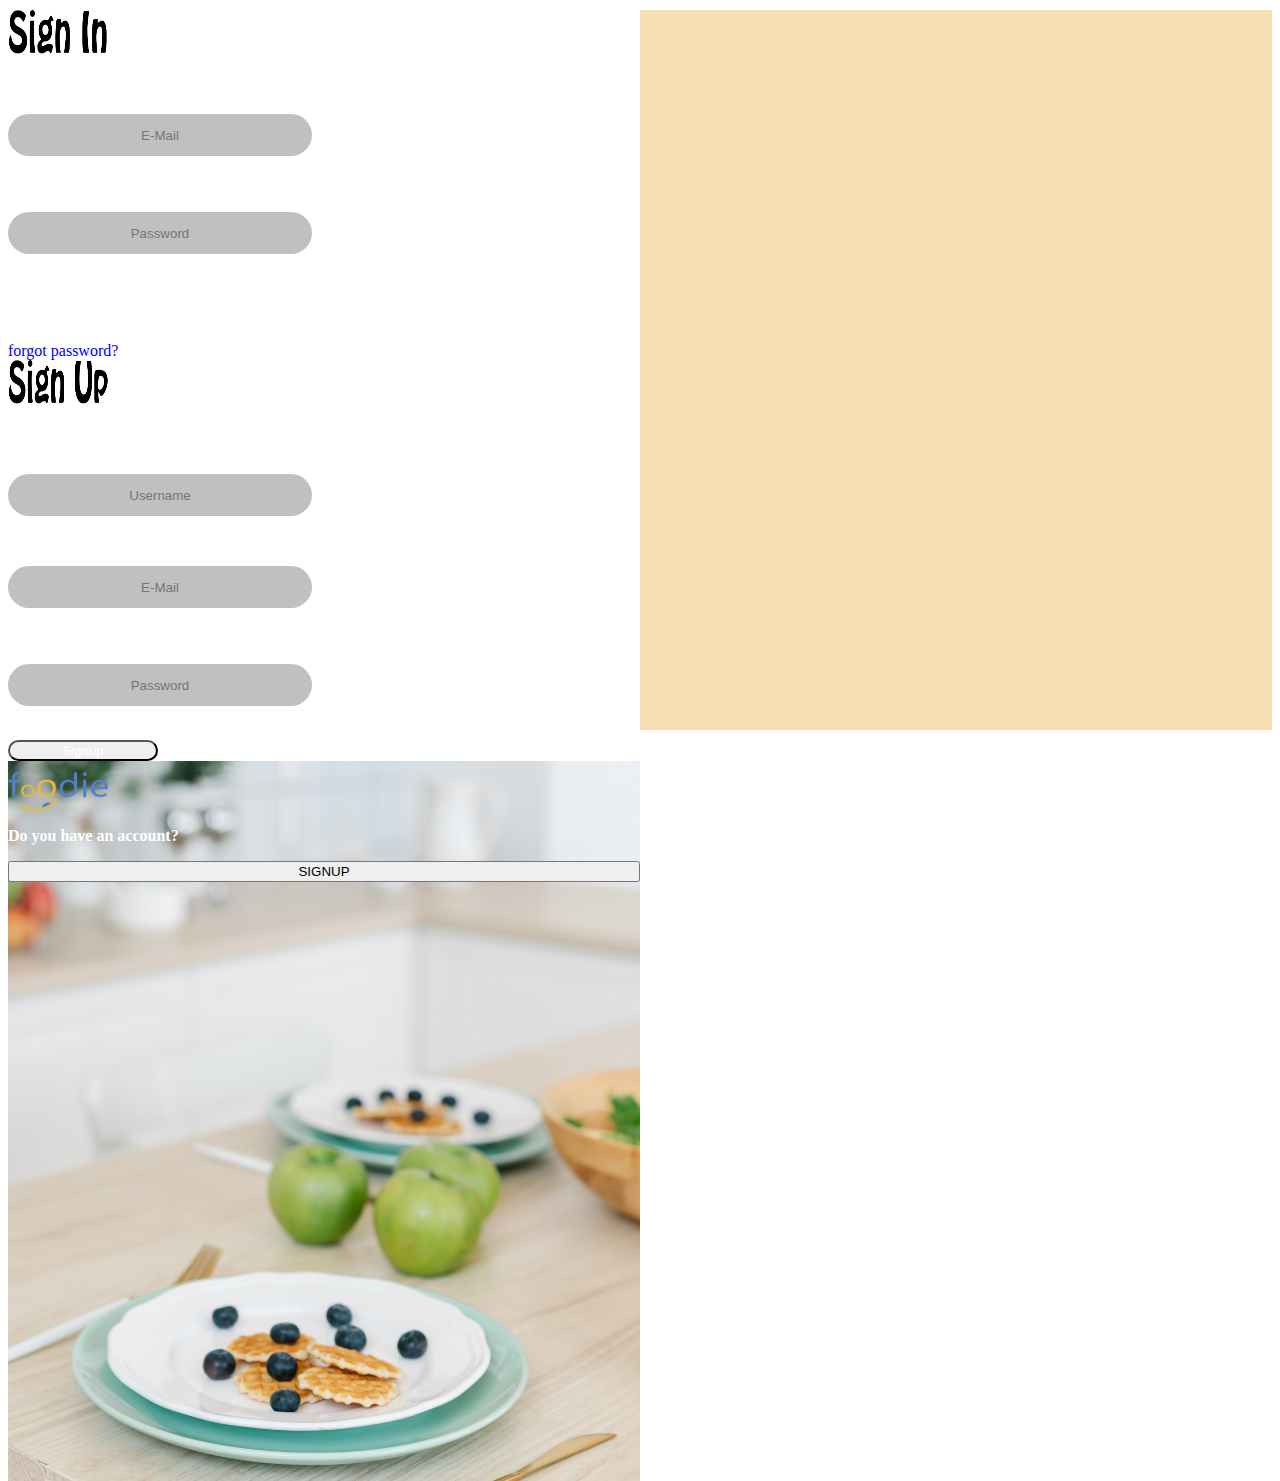
<file: index.html>
<!DOCTYPE html>
<html lang="en">
<head>
    <meta charset="UTF-8">
    <meta http-equiv="X-UA-Compatible" content="IE=edge">
    <meta name="viewport" content="width=device-width, initial-scale=1.0">
    <title>Document</title>

    <link rel="stylesheet" href="css1\index.css">
   
    <link href="https://cdn.jsdelivr.net/npm/bootstrap@5.1.3/dist/css/bootstrap.min.css" rel="stylesheet" integrity="sha384-1BmE4kWBq78iYhFldvKuhfTAU6auU8tT94WrHftjDbrCEXSU1oBoqyl2QvZ6jIW3" crossorigin="anonymous">
    <script src="https://cdn.jsdelivr.net/npm/bootstrap@5.1.3/dist/js/bootstrap.bundle.min.js" integrity="sha384-ka7Sk0Gln4gmtz2MlQnikT1wXgYsOg+OMhuP+IlRH9sENBO0LRn5q+8nbTov4+1p" crossorigin="anonymous"></script>
    <script src="https://cdn.jsdelivr.net/npm/@popperjs/core@2.10.2/dist/umd/popper.min.js" integrity="sha384-7+zCNj/IqJ95wo16oMtfsKbZ9ccEh31eOz1HGyDuCQ6wgnyJNSYdrPa03rtR1zdB" crossorigin="anonymous"></script>
<script src="https://cdn.jsdelivr.net/npm/bootstrap@5.1.3/dist/js/bootstrap.min.js" integrity="sha384-QJHtvGhmr9XOIpI6YVutG+2QOK9T+ZnN4kzFN1RtK3zEFEIsxhlmWl5/YESvpZ13" crossorigin="anonymous"></script>

</head>
<body>
    <div class="container-fluid d-flex justify-content-center align-items-center position-absolute" style="background:wheat  ;width: 100%;height: 100%;">
 
    <div class="container bg-primary mcontainer d-flex p-0 position-relative shadow rounded">
        
        <div class="a d-flex justify-content-center align-items-center" style="background-color: white; width: 50%;  ">
         
            <form  style="margin-top: 10px;  width:80%; height:80%;" class="text-center"  >
               <img src="src1/Sign In.png" height="50px" width="100px " class="mt-2 m-auto">
               <br>
               <input type="email" placeholder="E-Mail"  style="background-color: silver; margin-top: 50px; border:0; height:40px;width: 300px;border-radius:50px; text-align:center; "  />
               <p class="position-absolute"  style="color:red; left:150px;">
               </p>
               
               <input type="password" placeholder="Password"   style="background-color: silver;margin-top:40px;  border:0; height:40px;width: 300px;border-radius:50px;text-align:center; " />
               <p class="position-absolute" style="color:red; left:150px;">
               
              </p>
               <br>
            
               <a class="btn mt-5 bg-primary"  href="home.html" style="width:150px; border-radius:50px;color: white;">Login</a>
               <br>
               <br>
               <br>
               <a href="#" style="text-decoration: none;">forgot password?</a>
             </form>
        
        </div>
        <div  class="b text-center" style="background-color: rgb(255, 255, 255) ; width: 50%;">
          
        <img src="src1/Sign Up.png" height="50px" width="100px " class="mt-5">
       
         
        <div id="f" style=" transition: 1s;  margin-top: 10px;  width:80%; height:80%; position: relative;" class="m-auto">
            <form class="text-center position-absolute" id="f1" style="transition: 1s;">
              <input type="text" placeholder="Username" class="inp" style="background-color: silver; margin-top: 50px; border:0; height:40px;width: 300px;border-radius:50px; text-align:center; "  name="user"/>
              <input type="email" placeholder="E-Mail" class="inp" style="background-color: silver; margin-top: 50px; border:0; height:40px;width: 300px;border-radius:50px; text-align:center; "  name="signemail"/>
              <p class="error position-absolute"  style="color:red; left:100px;"></p>
              <input type="password" placeholder="Password" class="inp"  style="background-color: silver;margin-top:40px;  border:0; height:40px;width: 300px;border-radius:50px;text-align:center; " name="signpassword"/>
              <p class="error position-absolute"  style="color:red; left:100px;"></p>
              <br>
              <button class="btn mt-5 bg-primary"  style="width:150px; border-radius:50px; color:white;">Signup</button>
            </form>
            
          </div>
      
        </div>
        <div id="swicher" class="position-absolute d-flex justify-content-center align-items-center " style="width: 50%;height: 100%; left: 50%; transition: 1s;"  >
        <div id="swicher1" class="position-absolute  justify-content-center align-items-center " style="transition: 1s; display:flex;background: url(src1/signup.jpg);flex-direction: column; top: 0;width: 100%; height: 100%;background-position: center;background-size: cover;opacity: 1;">
            <img src="src1/Group 2.png"   style="height: 50px; width: 100px;position: relative; ;">
            <p class='error1'>Do you have an account?</p>
        <button class="btn btn-outline-light" onclick="change1()">SIGNUP</button></div>
        <div  id="swicher2" class="position-absolute  justify-content-center align-items-center " style=" transition: 1s;display:none; background: url(src1/login.jpg);flex-direction: column; top: 0;width: 100%; height: 100%;background-position: center;background-size: cover; ">
            <img src="src1/Group 2.png"   style="height: 50px; width: 100px;position: relative; ;">
            <p  class='error1'>Already have an account?</p>
        <button class="btn btn-outline-light" onclick="change2()">LOGIN</button></div>
    </div>

</div>
</div>
<script>
    function change1(){
        document.getElementById('swicher').style.left="0px";
        document.getElementById('swicher1').style.display="none";
        document.getElementById('swicher2').style.display="flex";
       
    }
    function change2(){
        document.getElementById('swicher').style.left="50%";
        document.getElementById('swicher1').style.display="flex";
        document.getElementById('swicher2').style.display="none";
        
     
    }
    function change3(){
      document.getElementById('col1').style.left="0";
        document.getElementById('f').style.left="0";
      

    }
    function change4(){
      document.getElementById('col1').style.left="50%";
        document.getElementById('f').style.left="-500px";
        

    }
</script>

   
    
</body>
</html>
</file>
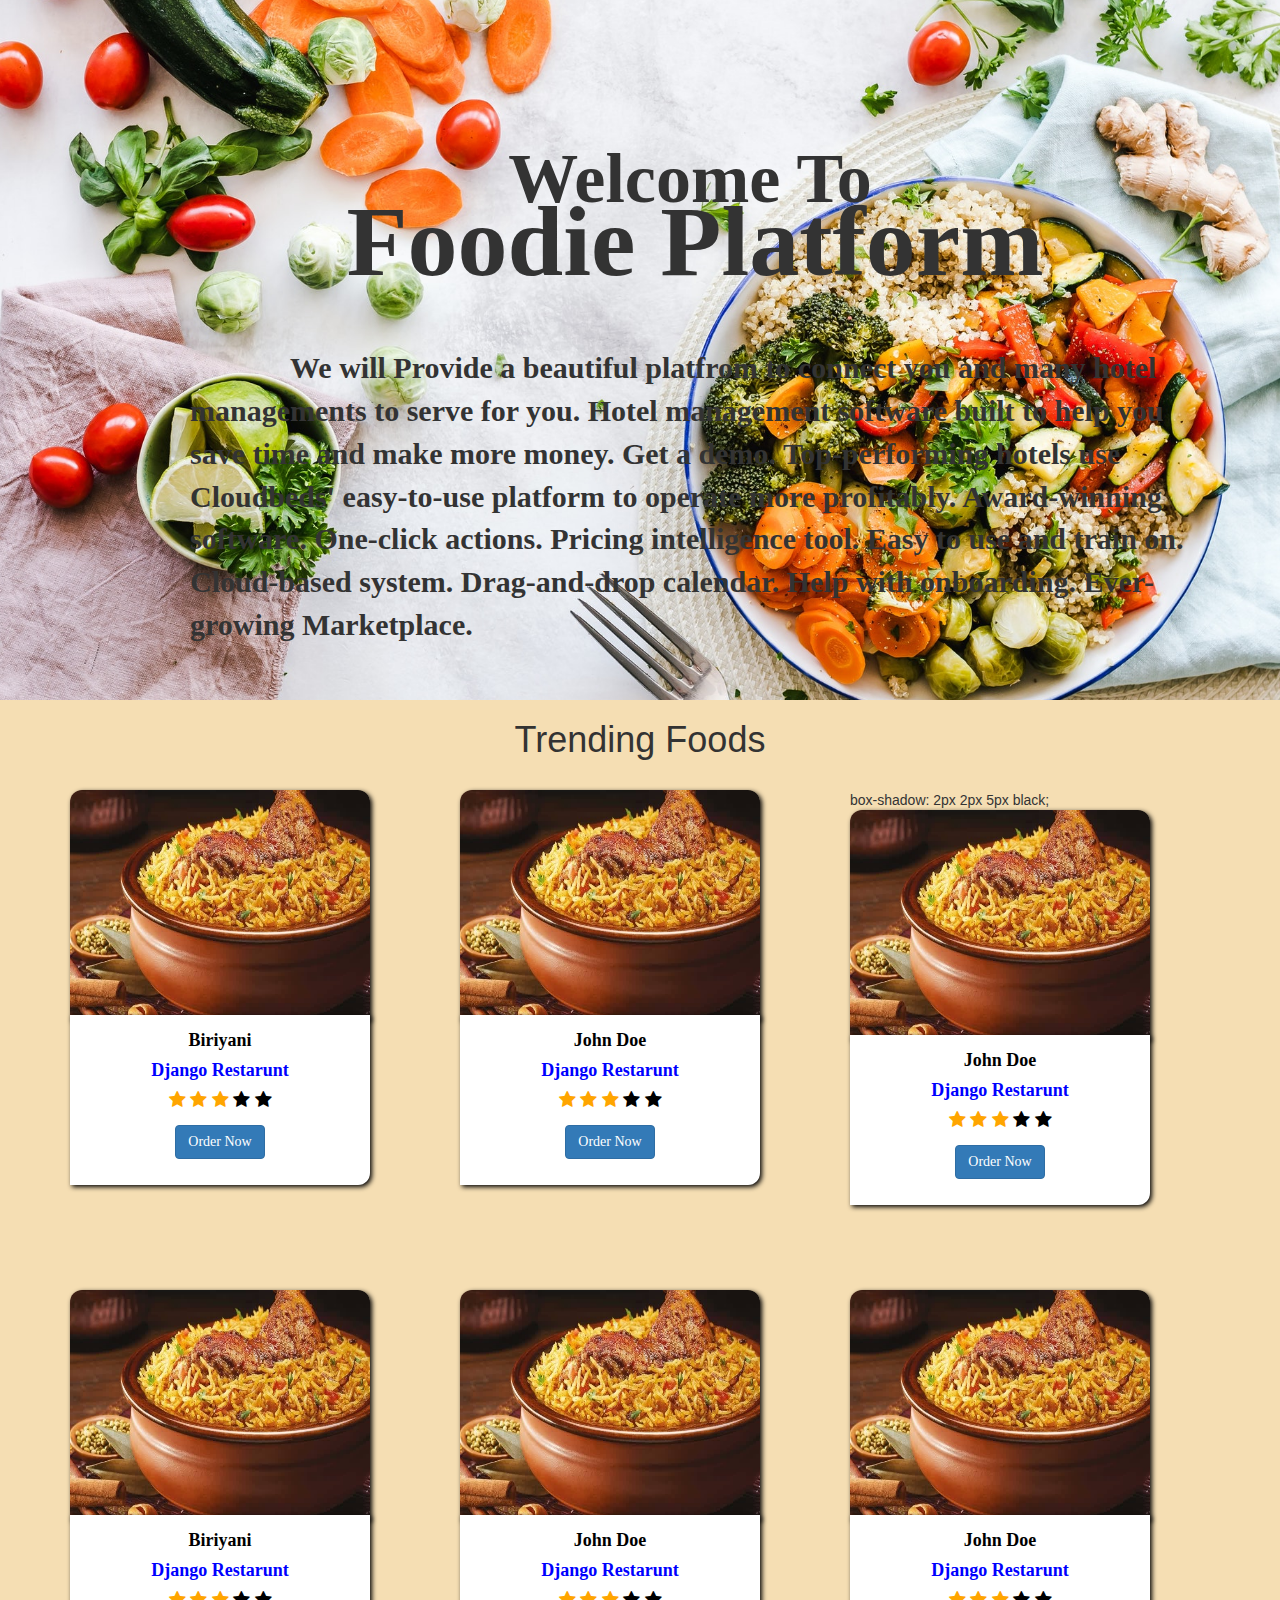
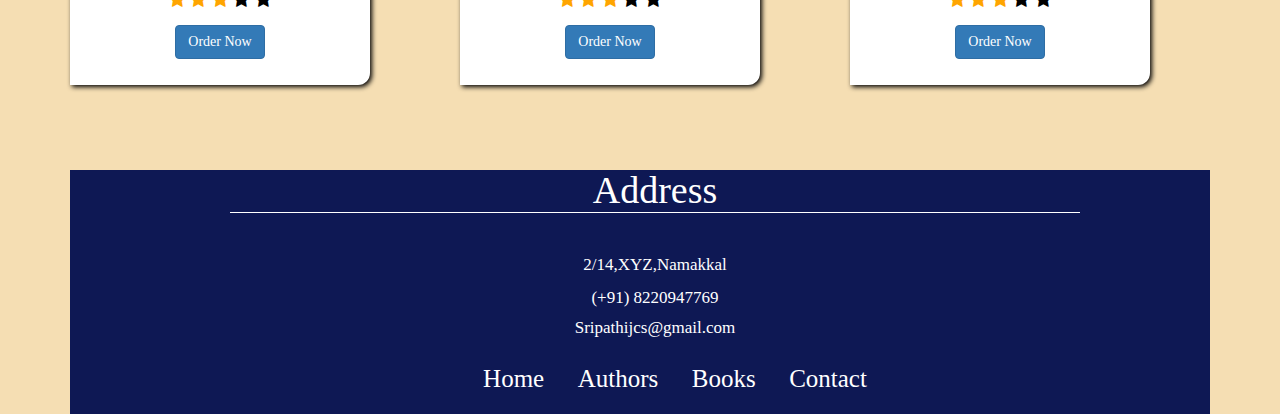
<file: Foodie/index.html>
<!DOCTYPE html>
<html lang="en">
<head>
    <meta charset="UTF-8">
    <meta name="viewport" content="width=device-width, initial-scale=1.0">
    <link rel="stylesheet" href="home_style.css">
    <link rel="stylesheet" href="bootstrap.min.css">
    <script src="jquery.min.js"></script>
    <script src="bootstrap.min.js"></script>
    <script src="https://code.jquery.com/jquery-3.5.1.min.js"></script>
    <link rel="stylesheet" href="https://cdnjs.cloudflare.com/ajax/libs/font-awesome/4.7.0/css/font-awesome.min.css">
    <link href="https://cdnjs.cloudflare.com/ajax/libs/animate.css/3.7.2/animate.min.css" rel="stylesheet">
    <title>Home</title>
    <style>
      .footer {
     background-color:  #0e1854;
     text-align: center;
     font-family: poppins;
}
.footer .headinga h3 {
     
     font-size: 38px;
    display: block;
    color: #fff;
    max-width: 850px;
    padding-bottom: 1px;
    border-bottom: #fff solid 1px;
    text-align: center;
    margin: 0 auto;
     margin-bottom: 0px;
    margin-bottom: 30px;

}
.footer .headinga span {
     
     font-size: 17px;
     display: block;
     color: #fff;
     padding-top: 10px;
     padding-bottom: 5px;
}
.footer .headinga p {
     
     font-size: 17px;
     display: block;
     color: #fff;
     line-height: 30px;
}

ul.link li {
     display: inline-block;
     padding: 8px 15px;

     
     
}
ul.link li a {
     color: #fff;
     font-size: 17px;
     font-size: 25px;

     
}
ul.link li a:hover {
     color:white;
     text-decoration: none;
}

#caro-caption{
	background-color: #f7f7f7cf;
	
	box-shadow: 0px 1px 1px 0px black; 
}


.buy2{
	text-decoration: none;
  color: #fff;
  text-transform: uppercase;
  font-size: 20px;
  font-family: sans-serif;
  padding:8px;
  border-radius: 8px;
  background-color: #0e1854;
  border:0;
  margin-top: 5px;
}
    </style>
</head>
<body style="background-color: wheat;">
    <div class="container">
      <div class="bg">
        </div>
        <div class="toptext">
            <h1 class=" animated zoomIn tt1">Welcome To</h1>
            <h1 class=" animated bounceInRight tt2">Foodie Platform</h1><br><br>
            <p class=" animated fadeInUp tt3">We will Provide a beautiful platfrom to connect you and many hotel managements to serve for you. Hotel management software built to help you save time and make more money. Get a demo. Top-performing hotels use Cloudbeds' easy-to-use platform to operate more profitably. Award-winning software. One-click actions. Pricing intelligence tool. Easy to use and train on. Cloud-based system. Drag-and-drop calendar. Help with onboarding. Ever-growing Marketplace.</p>
        </div>
    

     

        <!-- order section -->

        <div class="tf"><h1>Trending Foods</h1></div><br>
        <div class="row">
          <div class="col-md-4">
            <img src="food2.jpg" alt="Avatar" class="timage" style="width: 300px; height: 230px;  border-radius: 12px 12px 0px 0px; box-shadow: 2px 2px 5px black; ">
              <div class="tmiddle">
                <div class="ttext">Biriyani 
                  <div class="ttxt1">Django Restarunt</div>
                  <span class="fa fa-star checked"></span>
                  <span class="fa fa-star checked"></span>
                  <span class="fa fa-star checked"></span>
                  <span class="fa fa-star"></span>
                  <span class="fa fa-star"></span><br>
                  <button type="button" class="btn btn-primary btn1">Order Now</button>
                </div>            
              </div>
          </div>

          <div class="col-md-4">
            <img src="food2.jpg" alt="Avatar" class="timage" style="width: 300px; height: 230px;  border-radius: 12px 12px 0px 0px; box-shadow: 2px 2px 5px black;">
            <div class="tmiddle">
              <div class="ttext">John Doe
                  <div class="ttxt1">Django Restarunt</div>
                  <span class="fa fa-star checked"></span>
                  <span class="fa fa-star checked"></span>
                  <span class="fa fa-star checked"></span>
                  <span class="fa fa-star"></span>
                  <span class="fa fa-star"></span><br>
                  <button type="button" class="btn btn-primary btn1">Order Now</button>
              </div>          
            </div>
          </div>

          <div class="col-md-4">
  box-shadow: 2px 2px 5px black;
            <img src="food2.jpg" alt="Avatar" class="timage" style="width: 300px; height: 230px;  border-radius: 12px 12px 0px 0px; box-shadow: 2px 2px 5px black; ">
            <div class="tmiddle">
              <div class="ttext">John Doe
                  <div class="ttxt1">Django Restarunt</div>
                  <span class="fa fa-star checked"></span>
                  <span class="fa fa-star checked"></span>
                  <span class="fa fa-star checked"></span>
                  <span class="fa fa-star"></span>
                  <span class="fa fa-star"></span><br>
                  <button type="button" class="btn btn-primary btn1">Order Now</button>
              </div>          
            </div>
          </div>

        </div>

        <div class="row">
          <div class="col-md-4">
            <img src="food2.jpg" alt="Avatar" class="timage" style="width: 300px; height: 230px;  border-radius: 12px 12px 0px 0px; box-shadow: 2px 2px 5px black;">
              <div class="tmiddle">
                <div class="ttext">Biriyani 
                  <div class="ttxt1">Django Restarunt</div>
                  <span class="fa fa-star checked"></span>
                  <span class="fa fa-star checked"></span>
                  <span class="fa fa-star checked"></span>
                  <span class="fa fa-star"></span>
                  <span class="fa fa-star"></span><br>
                  <button type="button" class="btn btn-primary btn1">Order Now</button>
                </div>            
              </div>
          </div>

          <div class="col-md-4">
            <img src="food2.jpg" alt="Avatar" class="timage" style="width: 300px; height: 230px;  border-radius: 12px 12px 0px 0px; box-shadow: 2px 2px 5px black;">
            <div class="tmiddle">
              <div class="ttext">John Doe
                  <div class="ttxt1">Django Restarunt</div>
                  <span class="fa fa-star checked"></span>
                  <span class="fa fa-star checked"></span>
                  <span class="fa fa-star checked"></span>
                  <span class="fa fa-star"></span>
                  <span class="fa fa-star"></span><br>
                  <button type="button" class="btn btn-primary btn1">Order Now</button>
              </div>          
            </div>
          </div>

          <div class="col-md-4">
            <img src="food2.jpg" alt="Avatar" class="timage" style="width: 300px; height: 230px;  border-radius: 12px 12px 0px 0px; box-shadow: 2px 2px 5px black;">
            <div class="tmiddle">
              <div class="ttext">John Doe
                  <div class="ttxt1">Django Restarunt</div>
                  <span class="fa fa-star checked"></span>
                  <span class="fa fa-star checked"></span>
                  <span class="fa fa-star checked"></span>
                  <span class="fa fa-star"></span>
                  <span class="fa fa-star"></span><br>
                  <button type="button" class="btn btn-primary btn1">Order Now</button>
              </div>          
            </div>
          </div>

        </div>

  
  <footer>
          <div id="contact" class="footer">
              <div class="container">
                  <div class="row pdn-top-30">
                      <div class="col-md-12 ">
                          <div class="footer-box">
                              <div class="headinga">
                                  <h3>Address</h3>
                                  <span>2/14,XYZ,Namakkal</span>
                                  <p>(+91) 8220947769
                                      <br>Sripathijcs@gmail.com</p>
                              </div>
                              
                              <div class="menu-bottom">
                                  <ul class="link">
  
                                    <li><a href="#">Home</a></li>
                                    <li><a href="#about">Authors</a></li>
                                      <li><a href="#Gallery">Books</a></li>
                                      <li><a href="#Contact">Contact</a></li>
                                   
                                  </ul>
                              </div>
                          </div>
                      </div>
                  </div>
              </div>
              
      </footer>
    </div>
           
</body>
</html>


<script>
// Import the functions you need from the SDKs you need
import { initializeApp } from "firebase/app";
import { getAnalytics } from "firebase/analytics";
// TODO: Add SDKs for Firebase products that you want to use
// https://firebase.google.com/docs/web/setup#available-libraries

// Your web app's Firebase configuration
// For Firebase JS SDK v7.20.0 and later, measurementId is optional
const firebaseConfig = {
  apiKey: "AIzaSyCKAAzVZ4rJPZ40yMaUhLI2PznUOZG-kdM",
  authDomain: "foody-f3397.firebaseapp.com",
  projectId: "foody-f3397",
  storageBucket: "foody-f3397.appspot.com",
  messagingSenderId: "863212530186",
  appId: "1:863212530186:web:85f65f19b2127b86c38df3",
  measurementId: "G-PG6CNT0HWB"
};

// Initialize Firebase
const app = initializeApp(firebaseConfig);
const analytics = getAnalytics(app);
</script>
</file>
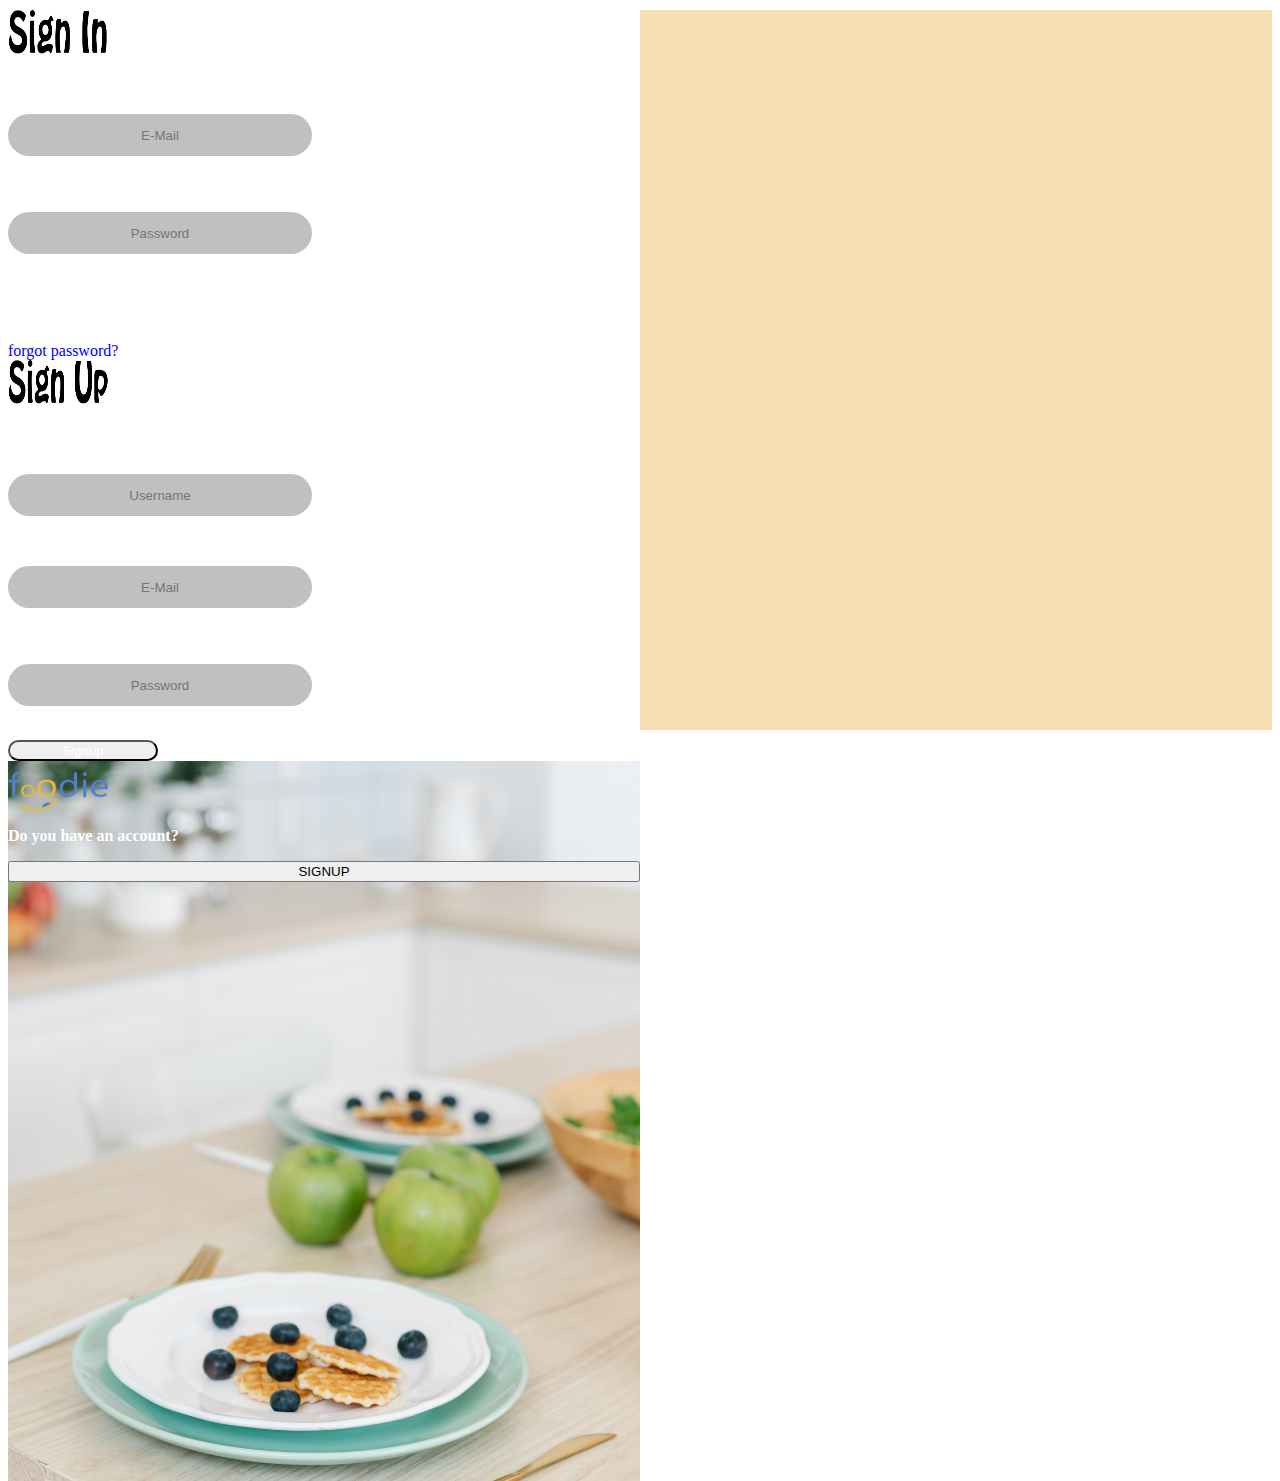
<file: Foodie/login.html>
<!DOCTYPE html>
<html lang="en">
<head>
    <meta charset="UTF-8">
    <meta http-equiv="X-UA-Compatible" content="IE=edge">
    <meta name="viewport" content="width=device-width, initial-scale=1.0">
    <title>Document</title>

    <link rel="stylesheet" href="css1\index.css">
   
    <link href="https://cdn.jsdelivr.net/npm/bootstrap@5.1.3/dist/css/bootstrap.min.css" rel="stylesheet" integrity="sha384-1BmE4kWBq78iYhFldvKuhfTAU6auU8tT94WrHftjDbrCEXSU1oBoqyl2QvZ6jIW3" crossorigin="anonymous">
    <script src="https://cdn.jsdelivr.net/npm/bootstrap@5.1.3/dist/js/bootstrap.bundle.min.js" integrity="sha384-ka7Sk0Gln4gmtz2MlQnikT1wXgYsOg+OMhuP+IlRH9sENBO0LRn5q+8nbTov4+1p" crossorigin="anonymous"></script>
    <script src="https://cdn.jsdelivr.net/npm/@popperjs/core@2.10.2/dist/umd/popper.min.js" integrity="sha384-7+zCNj/IqJ95wo16oMtfsKbZ9ccEh31eOz1HGyDuCQ6wgnyJNSYdrPa03rtR1zdB" crossorigin="anonymous"></script>
<script src="https://cdn.jsdelivr.net/npm/bootstrap@5.1.3/dist/js/bootstrap.min.js" integrity="sha384-QJHtvGhmr9XOIpI6YVutG+2QOK9T+ZnN4kzFN1RtK3zEFEIsxhlmWl5/YESvpZ13" crossorigin="anonymous"></script>

</head>
<body>
    <div class="container-fluid d-flex justify-content-center align-items-center position-absolute" style="background:wheat  ;width: 100%;height: 100%;">
 
    <div class="container bg-primary mcontainer d-flex p-0 position-relative shadow rounded">
        
        <div class="a d-flex justify-content-center align-items-center" style="background-color: white; width: 50%;  ">
         
            <form  style="margin-top: 10px;  width:80%; height:80%;" class="text-center"  >
               <img src="src1/Sign In.png" height="50px" width="100px " class="mt-2 m-auto">
               <br>
               <input type="email" placeholder="E-Mail"  style="background-color: silver; margin-top: 50px; border:0; height:40px;width: 300px;border-radius:50px; text-align:center; "  />
               <p class="position-absolute"  style="color:red; left:150px;">
               </p>
               
               <input type="password" placeholder="Password"   style="background-color: silver;margin-top:40px;  border:0; height:40px;width: 300px;border-radius:50px;text-align:center; " />
               <p class="position-absolute" style="color:red; left:150px;">
               
              </p>
               <br>
            
               <a class="btn mt-5 bg-primary"  href="index.html" style="width:150px; border-radius:50px;color: white;">Login</a>
               <br>
               <br>
               <br>
               <a href="#" style="text-decoration: none;">forgot password?</a>
             </form>
        
        </div>
        <div  class="b text-center" style="background-color: rgb(255, 255, 255) ; width: 50%;">
          
        <img src="src1/Sign Up.png" height="50px" width="100px " class="mt-5">
       
         
        <div id="f" style=" transition: 1s;  margin-top: 10px;  width:80%; height:80%; position: relative;" class="m-auto">
            <form class="text-center position-absolute" id="f1" style="transition: 1s;">
              <input type="text" placeholder="Username" class="inp" style="background-color: silver; margin-top: 50px; border:0; height:40px;width: 300px;border-radius:50px; text-align:center; "  name="user"/>
              <input type="email" placeholder="E-Mail" class="inp" style="background-color: silver; margin-top: 50px; border:0; height:40px;width: 300px;border-radius:50px; text-align:center; "  name="signemail"/>
              <p class="error position-absolute"  style="color:red; left:100px;"></p>
              <input type="password" placeholder="Password" class="inp"  style="background-color: silver;margin-top:40px;  border:0; height:40px;width: 300px;border-radius:50px;text-align:center; " name="signpassword"/>
              <p class="error position-absolute"  style="color:red; left:100px;"></p>
              <br>
              <button class="btn mt-5 bg-primary"  style="width:150px; border-radius:50px; color:white;">Signup</button>
            </form>
            
          </div>
      
        </div>
        <div id="swicher" class="position-absolute d-flex justify-content-center align-items-center " style="width: 50%;height: 100%; left: 50%; transition: 1s;"  >
        <div id="swicher1" class="position-absolute  justify-content-center align-items-center " style="transition: 1s; display:flex;background: url(src1/signup.jpg);flex-direction: column; top: 0;width: 100%; height: 100%;background-position: center;background-size: cover;opacity: 1;">
            <img src="src1/Group 2.png"   style="height: 50px; width: 100px;position: relative; ;">
            <p class='error1'>Do you have an account?</p>
        <button class="btn btn-outline-light" onclick="change1()">SIGNUP</button></div>
        <div  id="swicher2" class="position-absolute  justify-content-center align-items-center " style=" transition: 1s;display:none; background: url(src1/login.jpg);flex-direction: column; top: 0;width: 100%; height: 100%;background-position: center;background-size: cover; ">
            <img src="src1/Group 2.png"   style="height: 50px; width: 100px;position: relative; ;">
            <p  class='error1'>Already have an account?</p>
        <button class="btn btn-outline-light" onclick="change2()">LOGIN</button></div>
    </div>

</div>
</div>
<script>
    function change1(){
        document.getElementById('swicher').style.left="0px";
        document.getElementById('swicher1').style.display="none";
        document.getElementById('swicher2').style.display="flex";
       
    }
    function change2(){
        document.getElementById('swicher').style.left="50%";
        document.getElementById('swicher1').style.display="flex";
        document.getElementById('swicher2').style.display="none";
        
     
    }
    function change3(){
      document.getElementById('col1').style.left="0";
        document.getElementById('f').style.left="0";
      

    }
    function change4(){
      document.getElementById('col1').style.left="50%";
        document.getElementById('f').style.left="-500px";
        

    }
</script>

   
    
</body>
</html>
</file>
<file: Foodie/home_style.css>
body{
    font-family: Arial, Helvetica, sans-serif;

}

/*   Top Image   */

.topimg{
    margin-top: 15px;
    width: 1320px;
    /* height: 450px; */
}
.bg{
  height: 700px;
  width: 1340px;
  margin-left: -100px;
  background :url(bg2.jpg);
  background-repeat: no-repeat;
  background-size: cover;
  background-position: center;

}
.toptext{
    position: absolute;
    margin-top: -580px;
    margin-left: 120px;
    width: 1000px;
    align-items: center;
    
}
.toptext>.tt1{
    font-size: 70px;
    font-family: lobaster;
    text-align: center;
    font-weight: bold;
}
.toptext>.tt2{
    font-size: 100px;
    font-family: lobaster;
    text-align: center;
    font-weight: bold;
    margin-top: -40px;
    margin-left: 10px;
}
.toptext>.tt3{
    text-indent: 100px;
    font-size: 30px;
    font-family: oswald;
    font-weight: bolder;
}


/* Search section */

.tf{
  text-align: center;
  font-family: -apple-system, BlinkMacSystemFont, 'Segoe UI', Roboto, Oxygen, Ubuntu, Cantarell, 'Open Sans', 'Helvetica Neue', sans-serif;
}

/* Card */

.ttext {
  height: 170px;
  width: 300px;
  background-color: #ffffff;
  color: rgb(0, 0, 0);
  font-size: 18px;
  padding: 10px;
  text-align: center;
  margin-top: -10px;
  top: 50%;
  left: 50%;
  transform: translate(-50%, -50%);
  margin-left: 150px;
  margin-top: 80px;
  box-shadow: 2px 2px 5px black;
  border-radius: 0px 0px 12px;
  font-weight: bolder;
  font-family: hobostd;
  line-height: 30px;
} 
.ttxt1{
  color: blue;
  font-family:hobostd;
  font-weight: bolder;
  
}
.checked{
  color: orange;
}
.btn1{
  margin-top: 10px;
}
</file>
